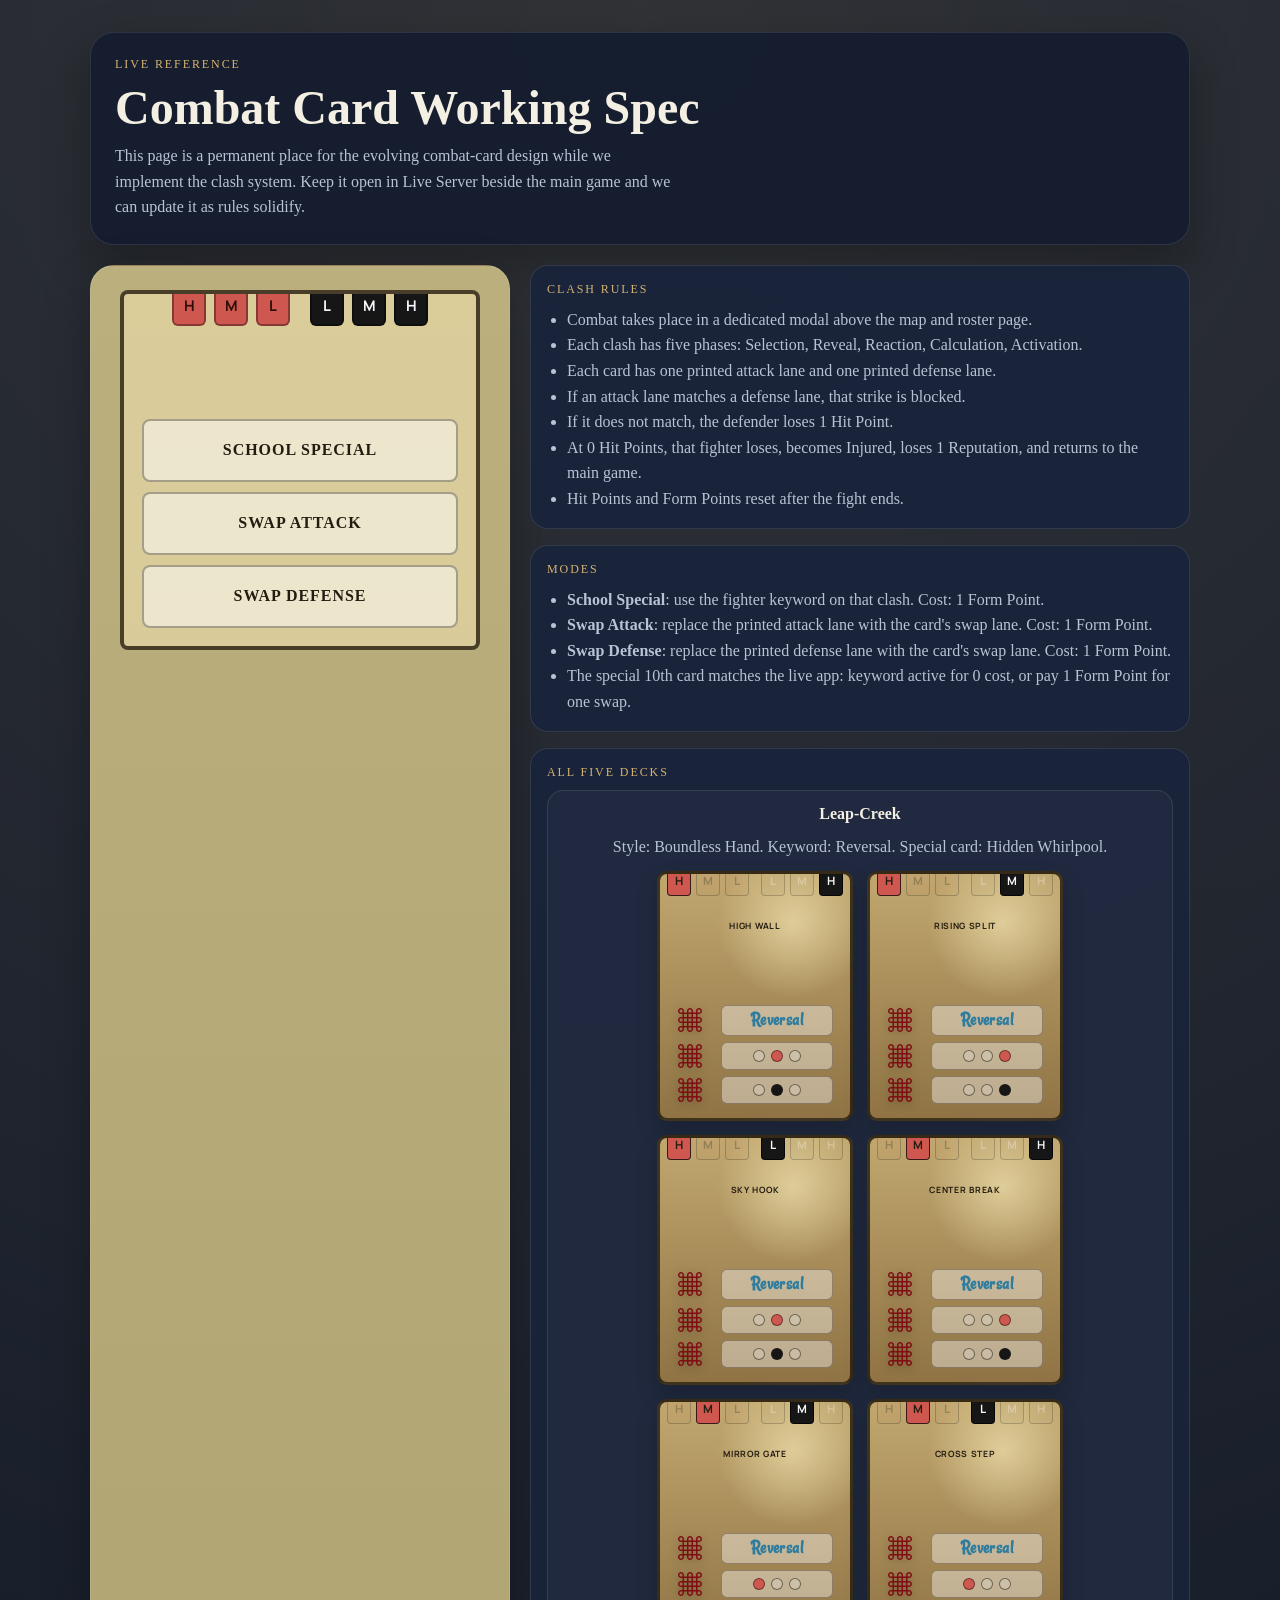
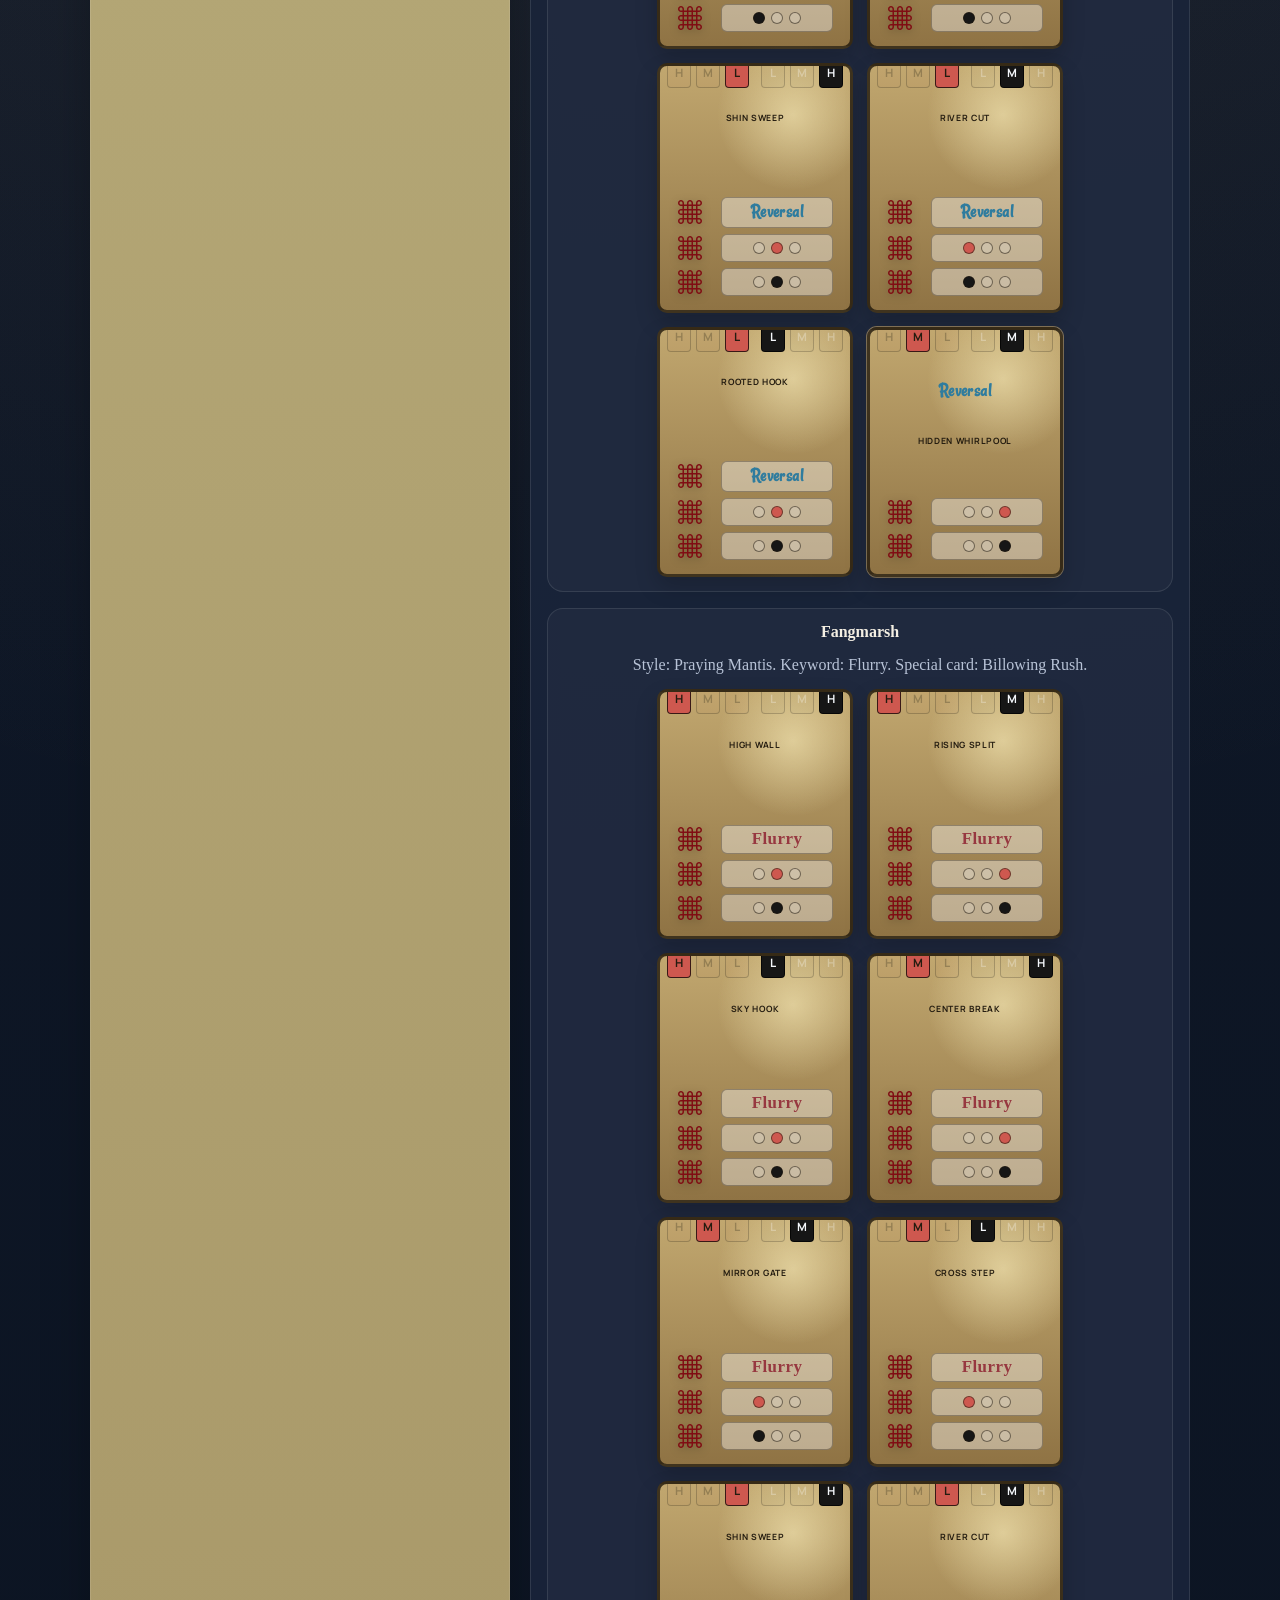
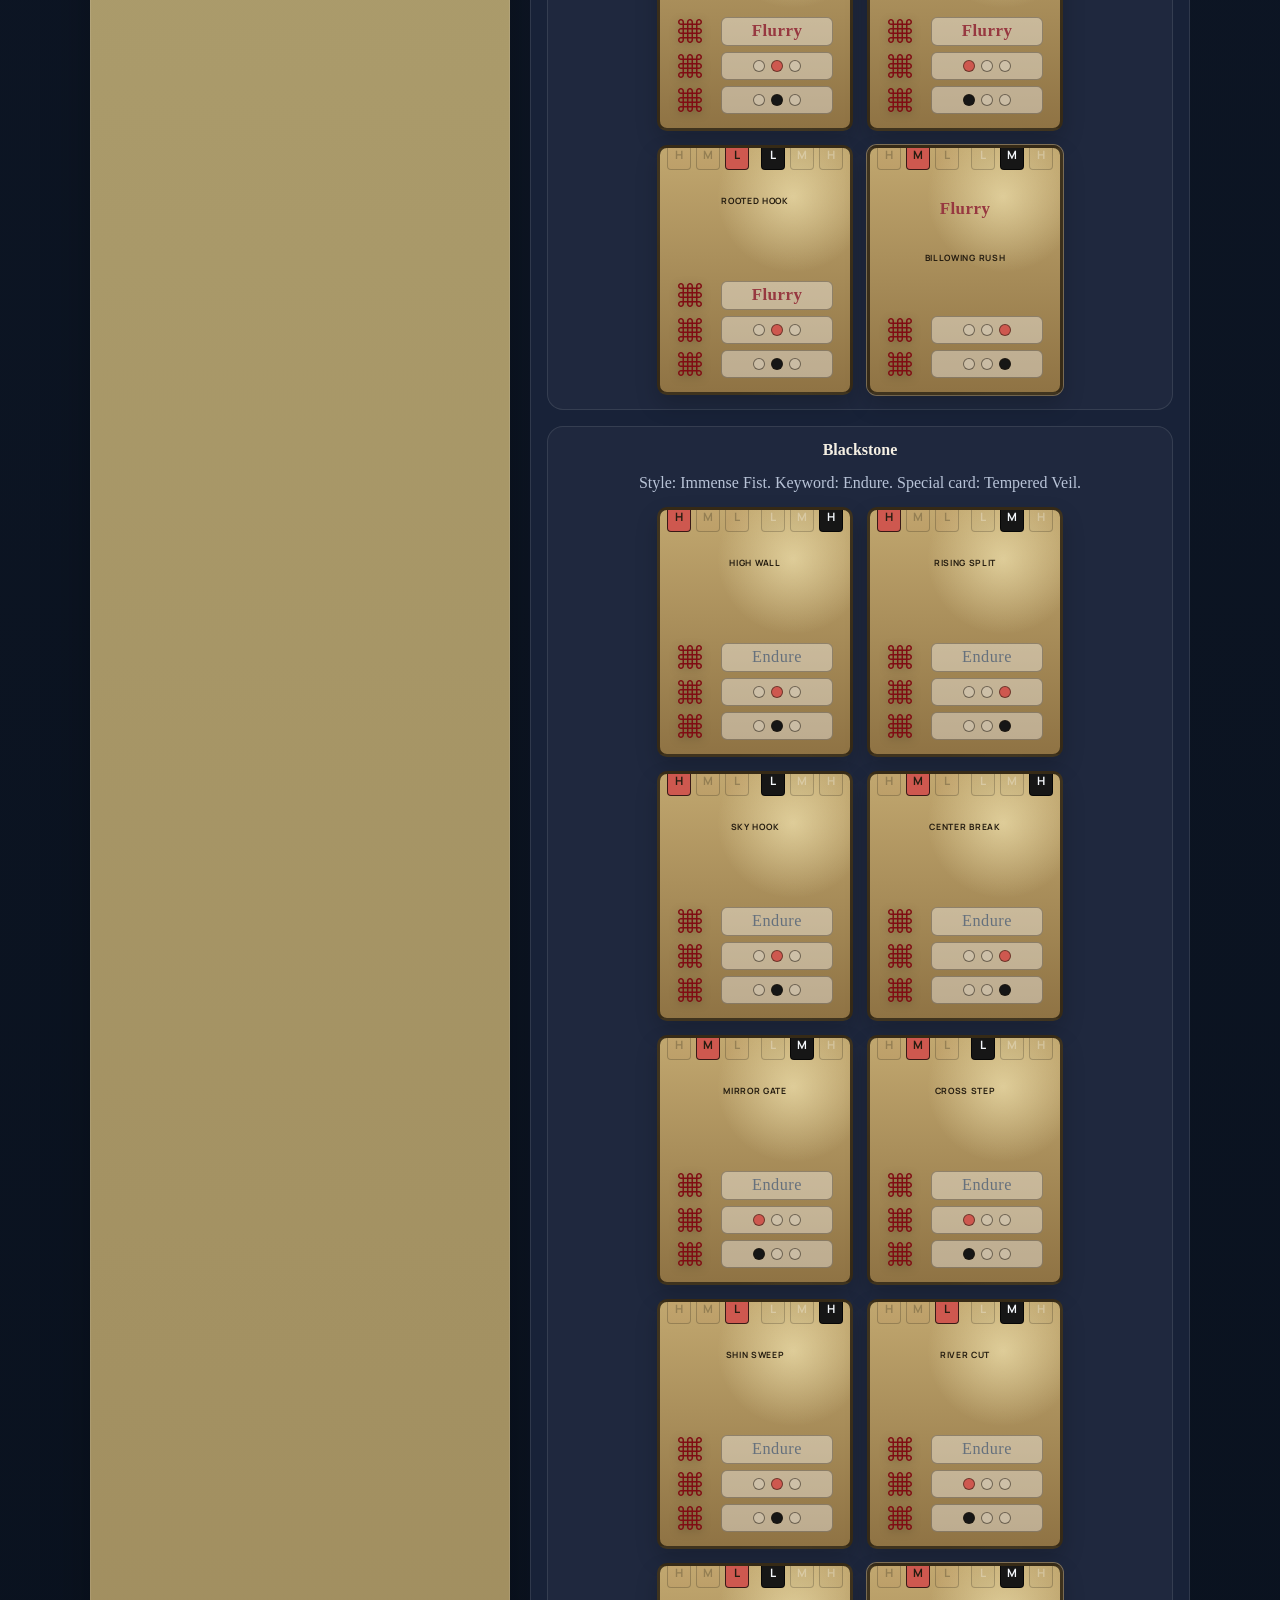
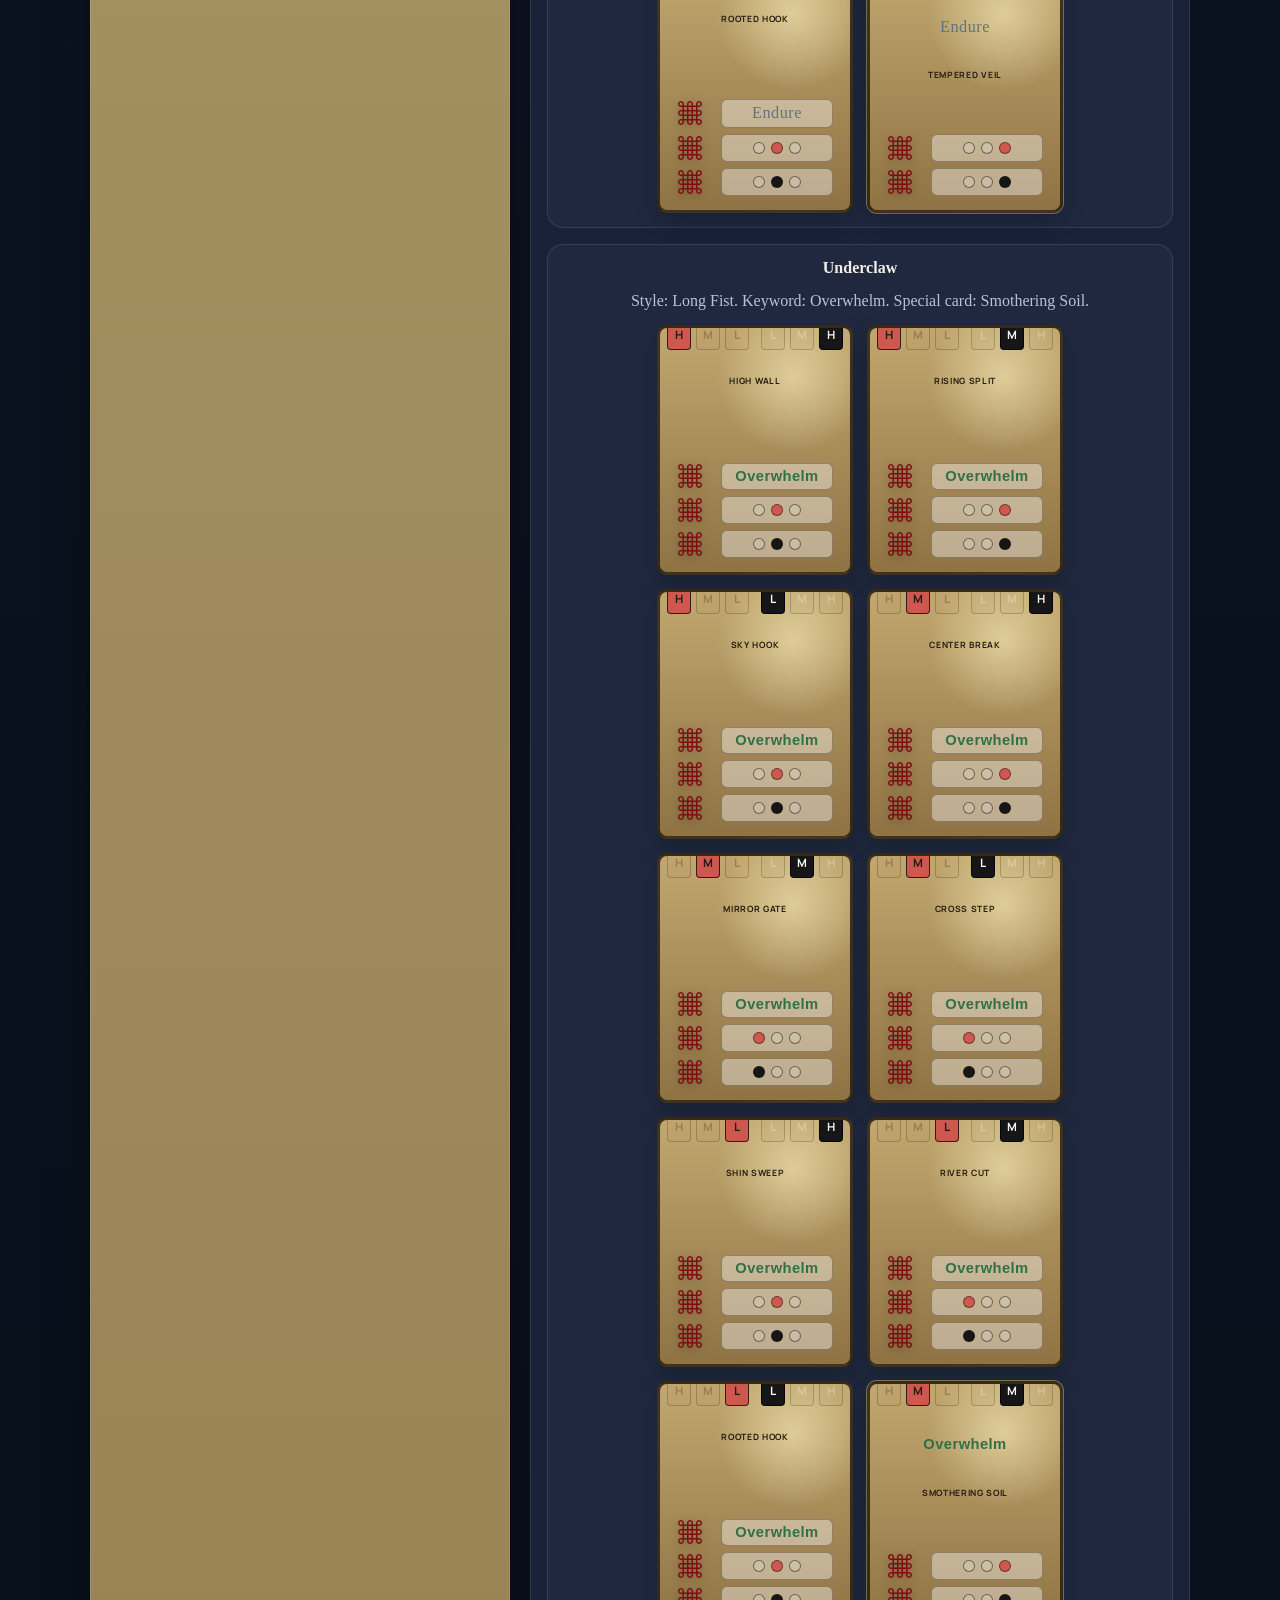
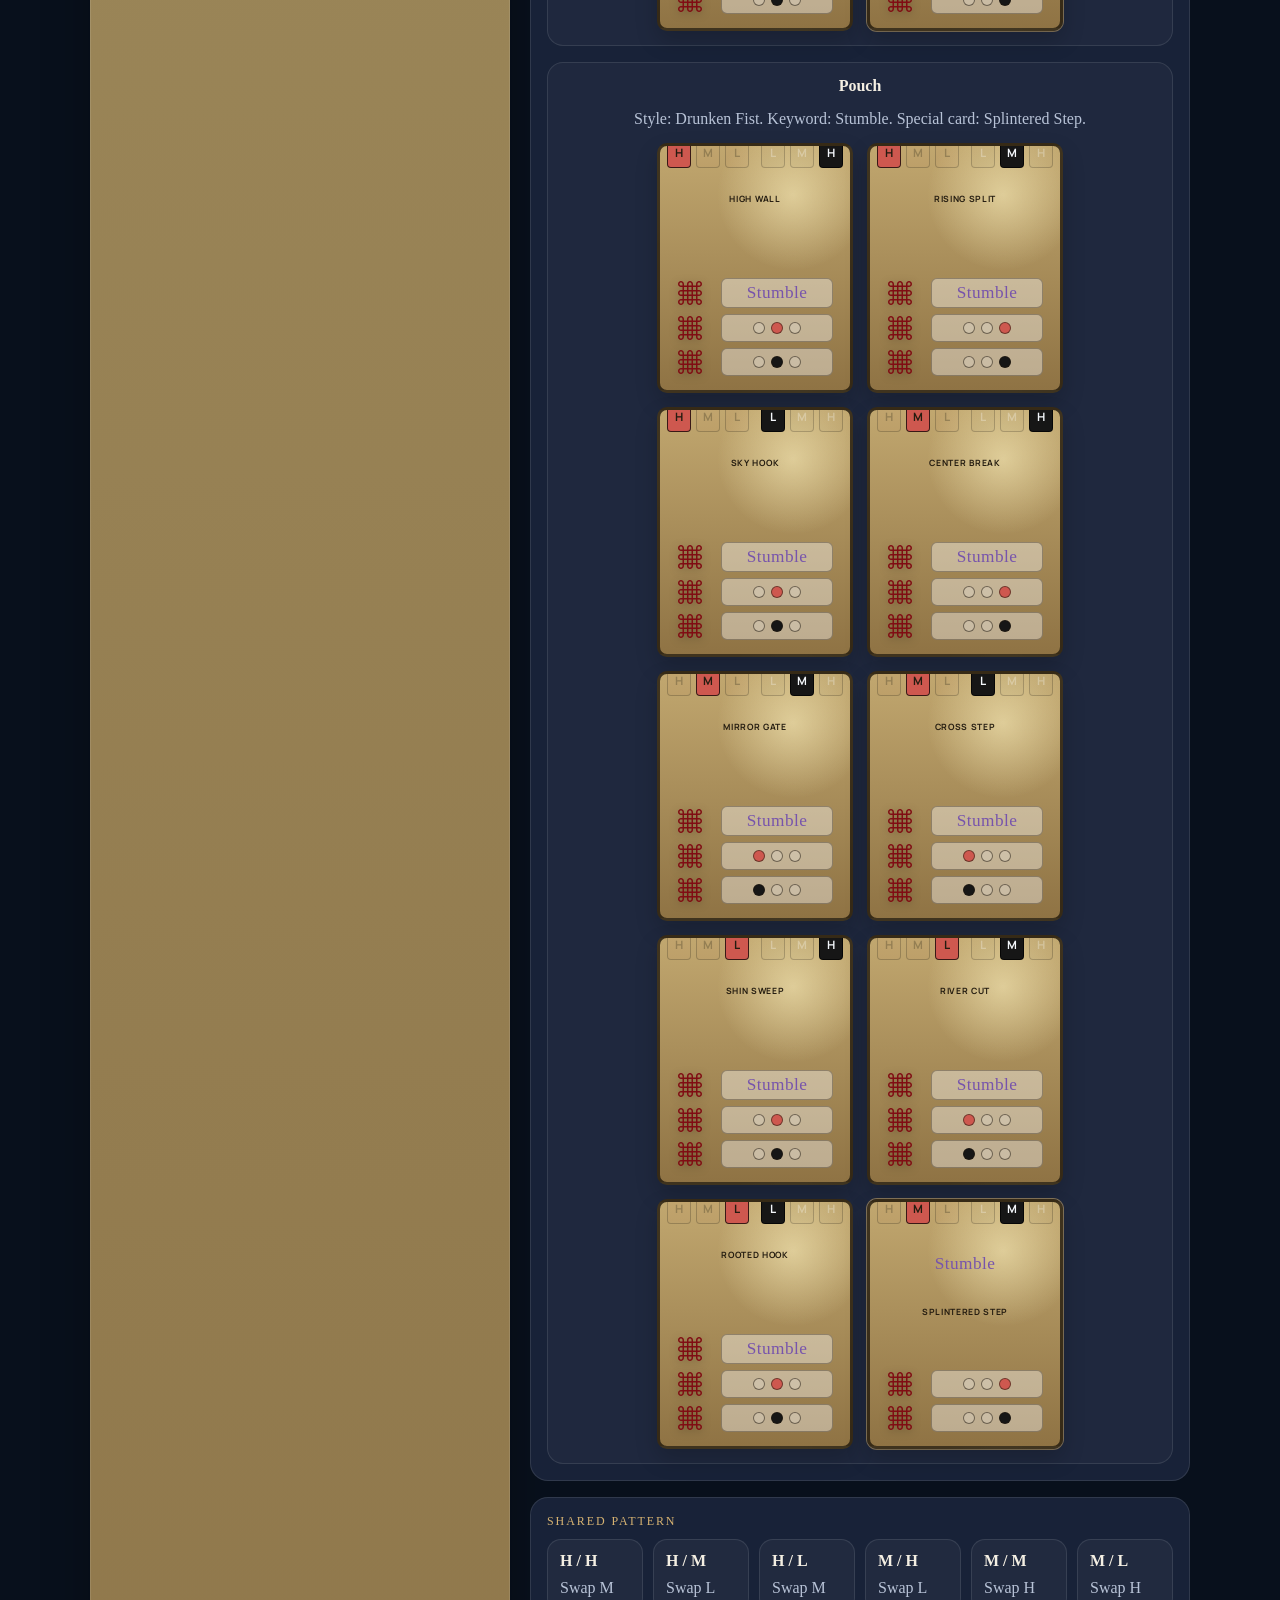
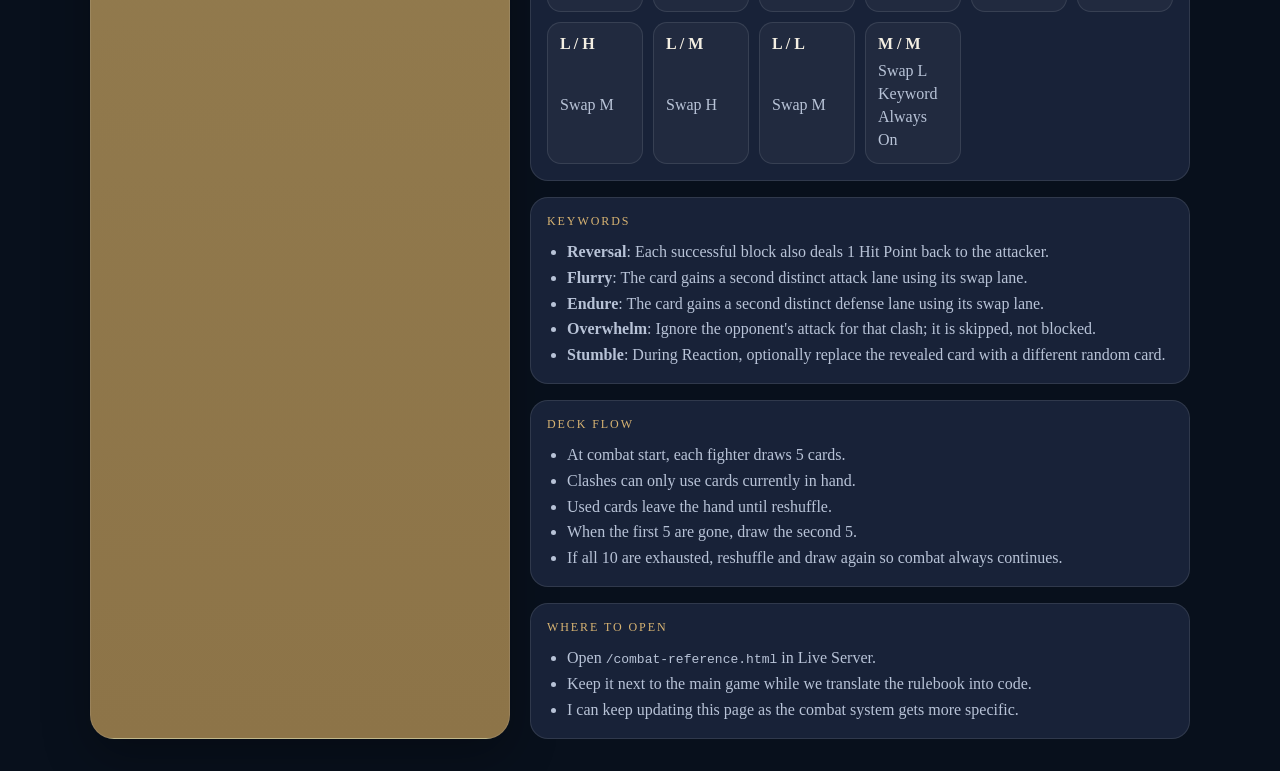
<file: combat-reference.html>
<!doctype html>
<html lang="en">
<head>
    <meta charset="UTF-8">
    <meta http-equiv="refresh" content="0; url=./Valley%20of%20the%20Silver%20Wolf/combat-reference.html">
    <meta name="viewport" content="width=device-width, initial-scale=1.0">
    <title>Combat Reference</title>
    <meta name="description" content="Redirecting to the canonical Valley of the Silver Wolf combat reference.">
</head>
<body>
    <p>
        Redirecting to
        <a href="./Valley%20of%20the%20Silver%20Wolf/combat-reference.html">the combat reference</a>.
    </p>
</body>
</html>
</file>
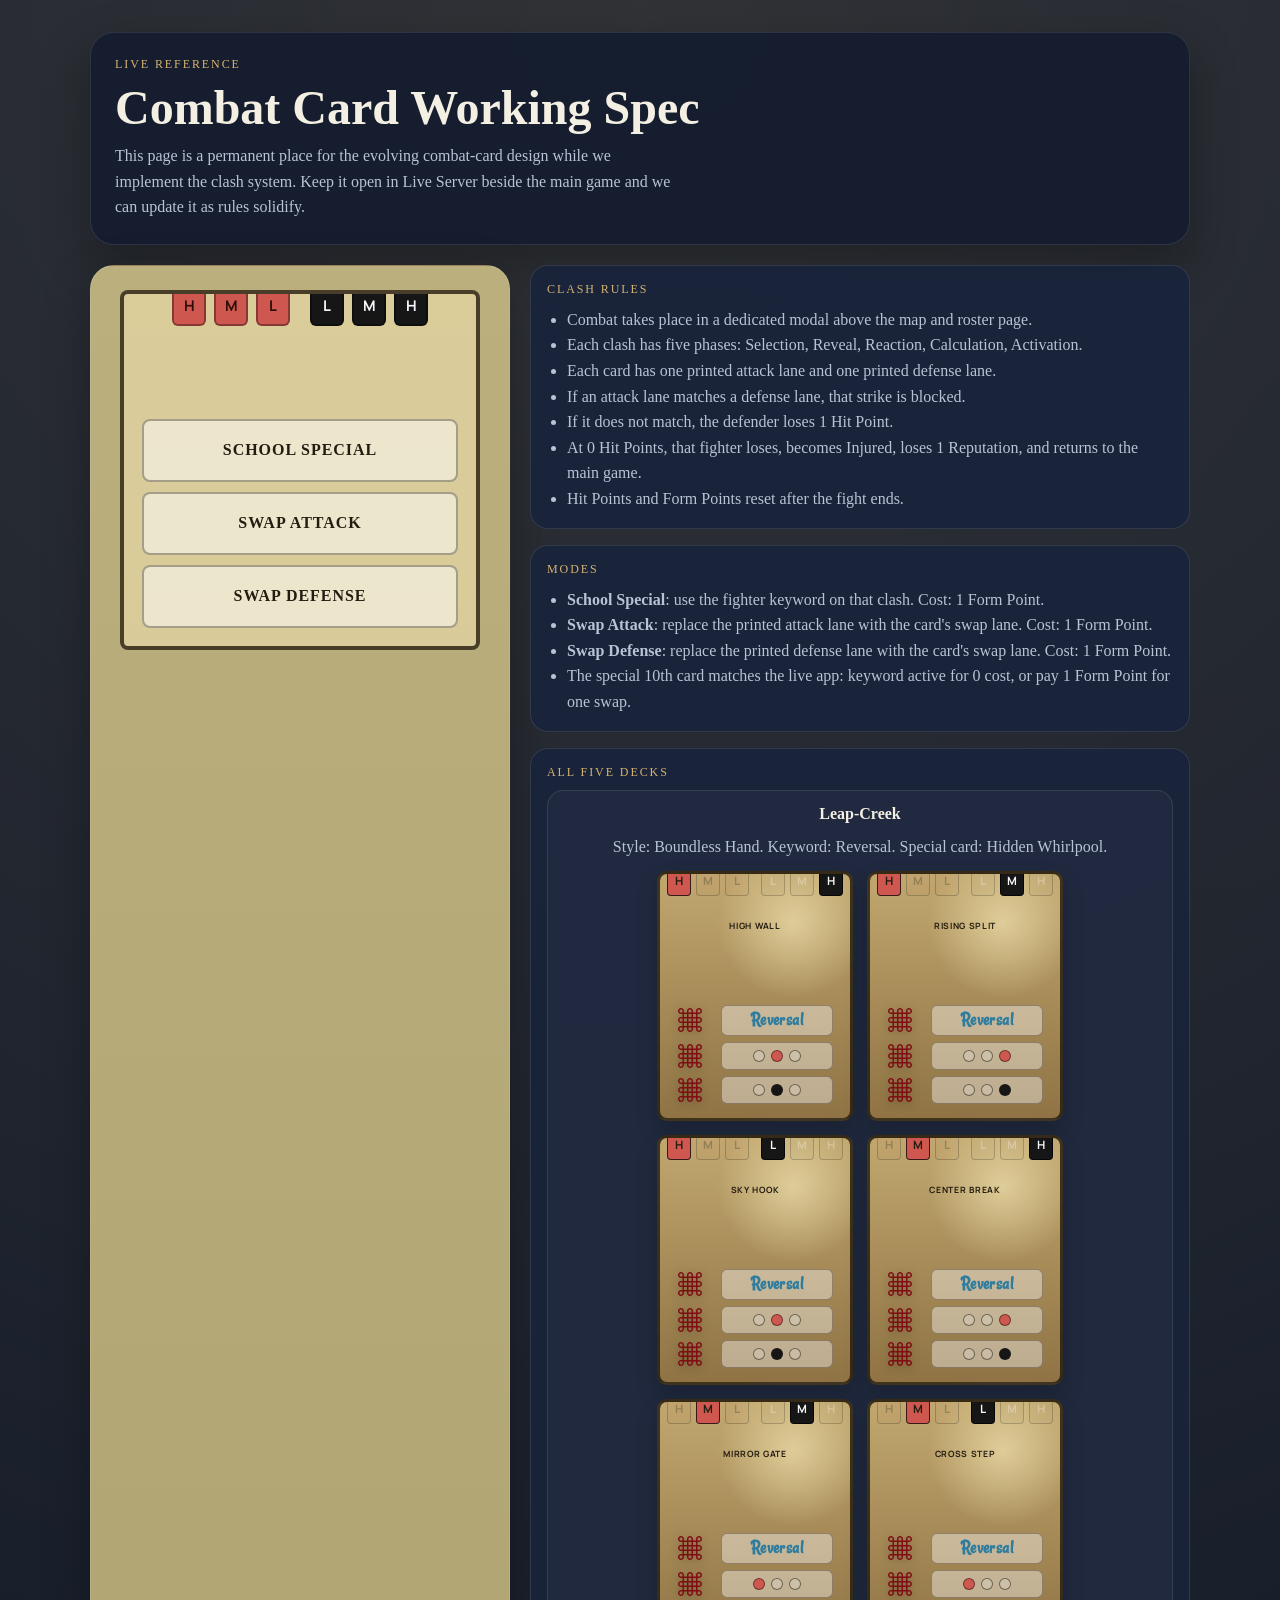
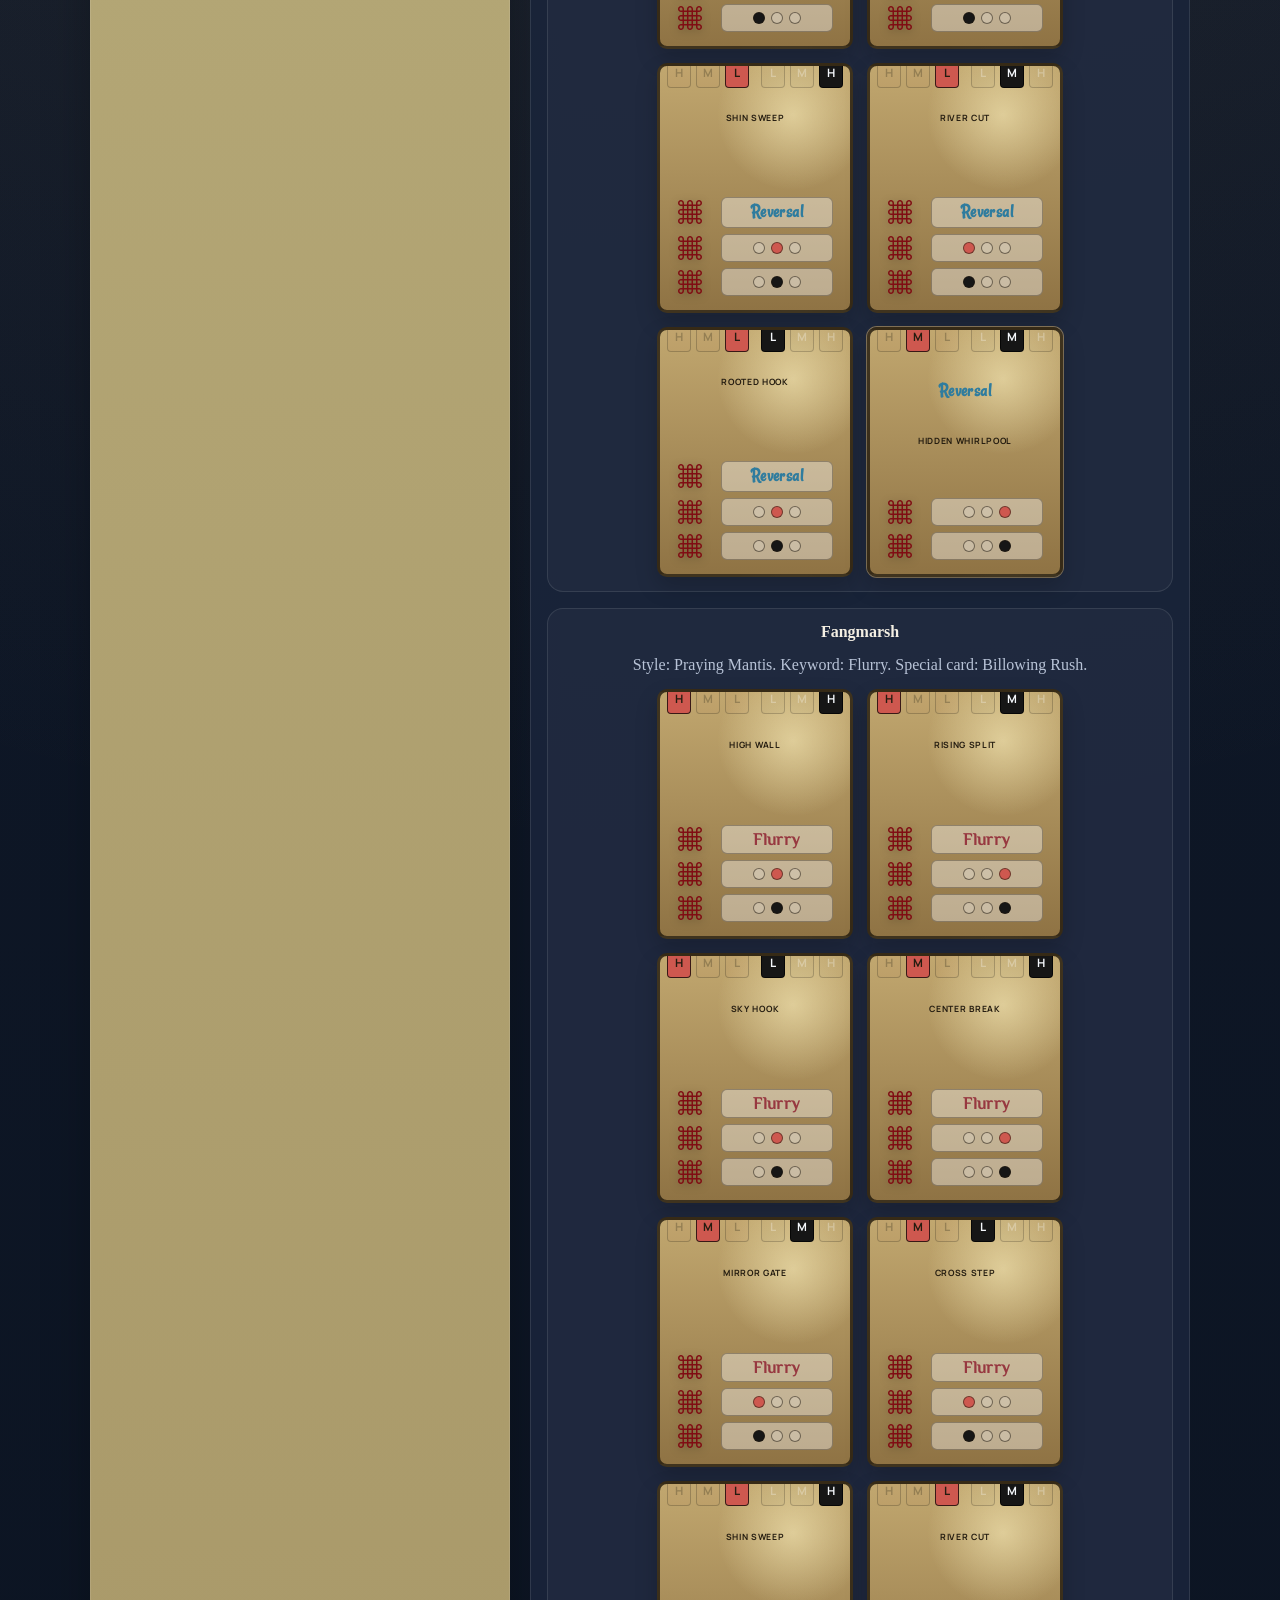
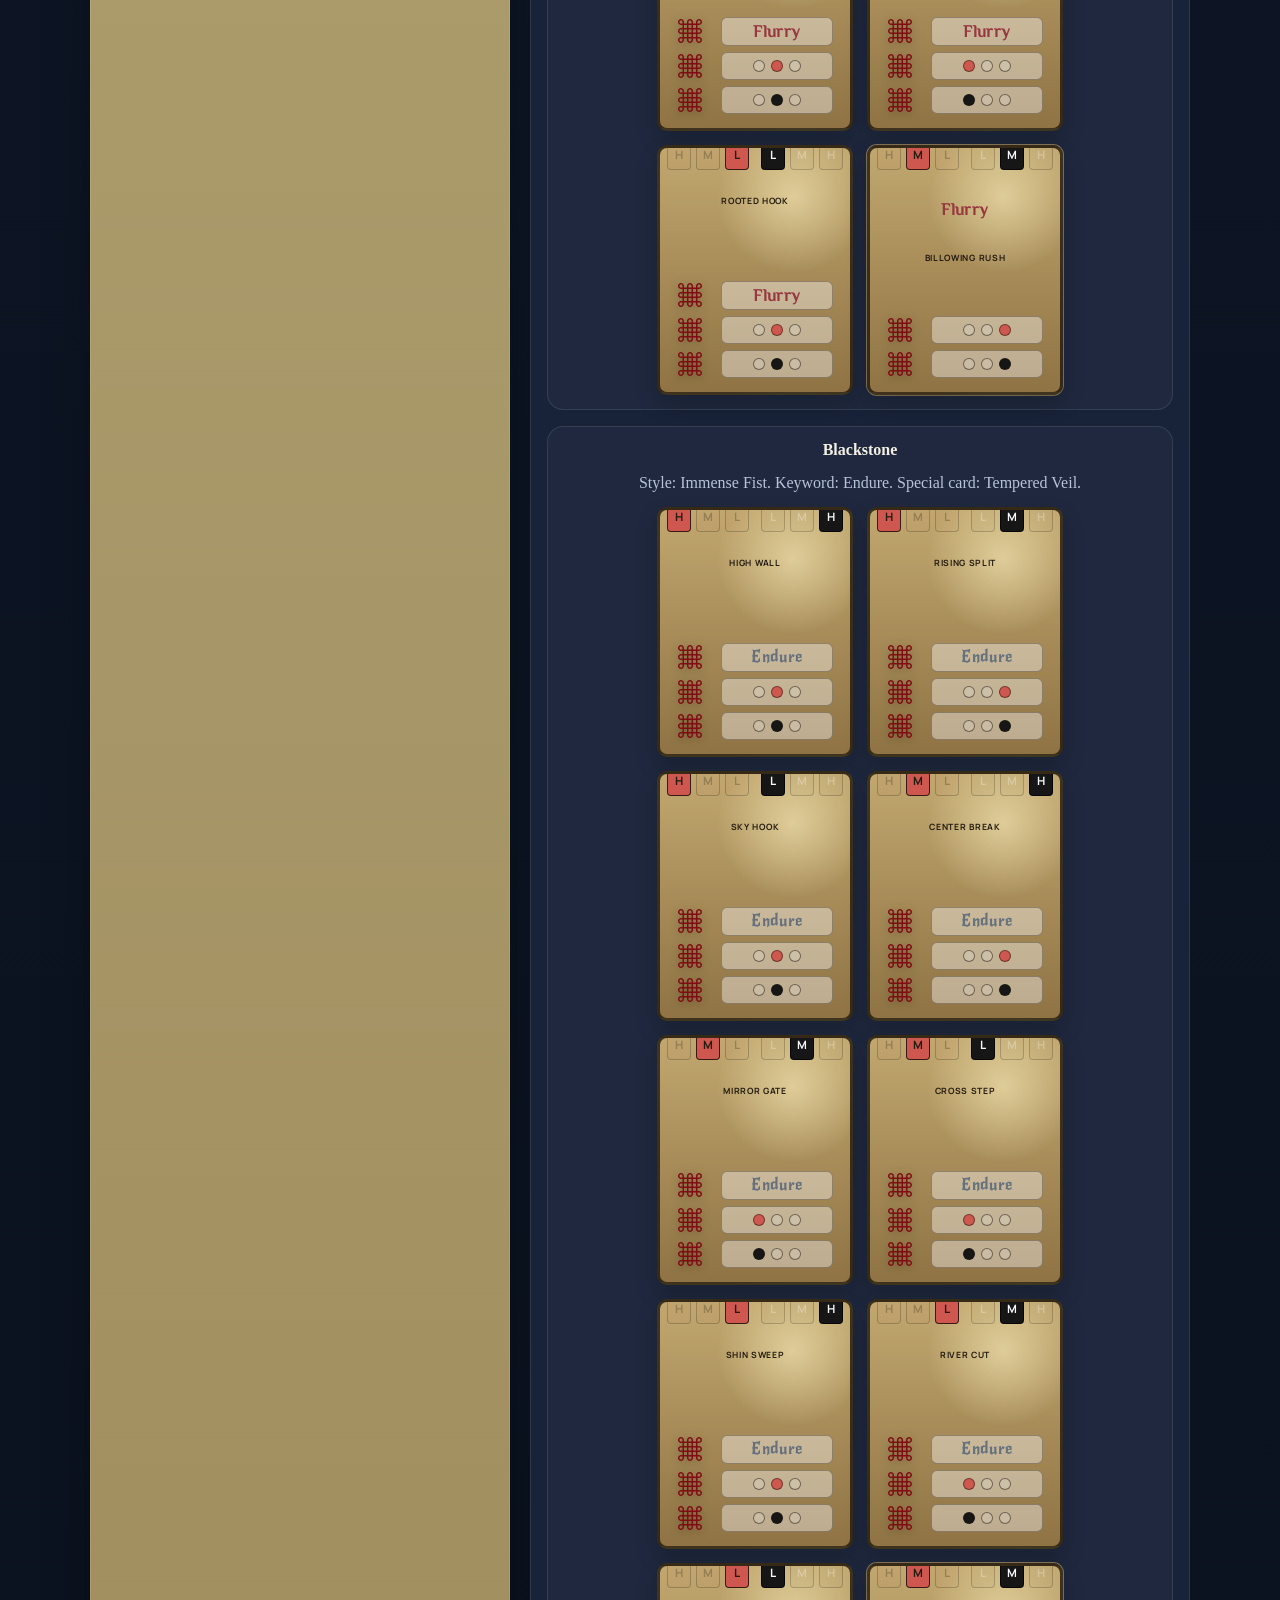
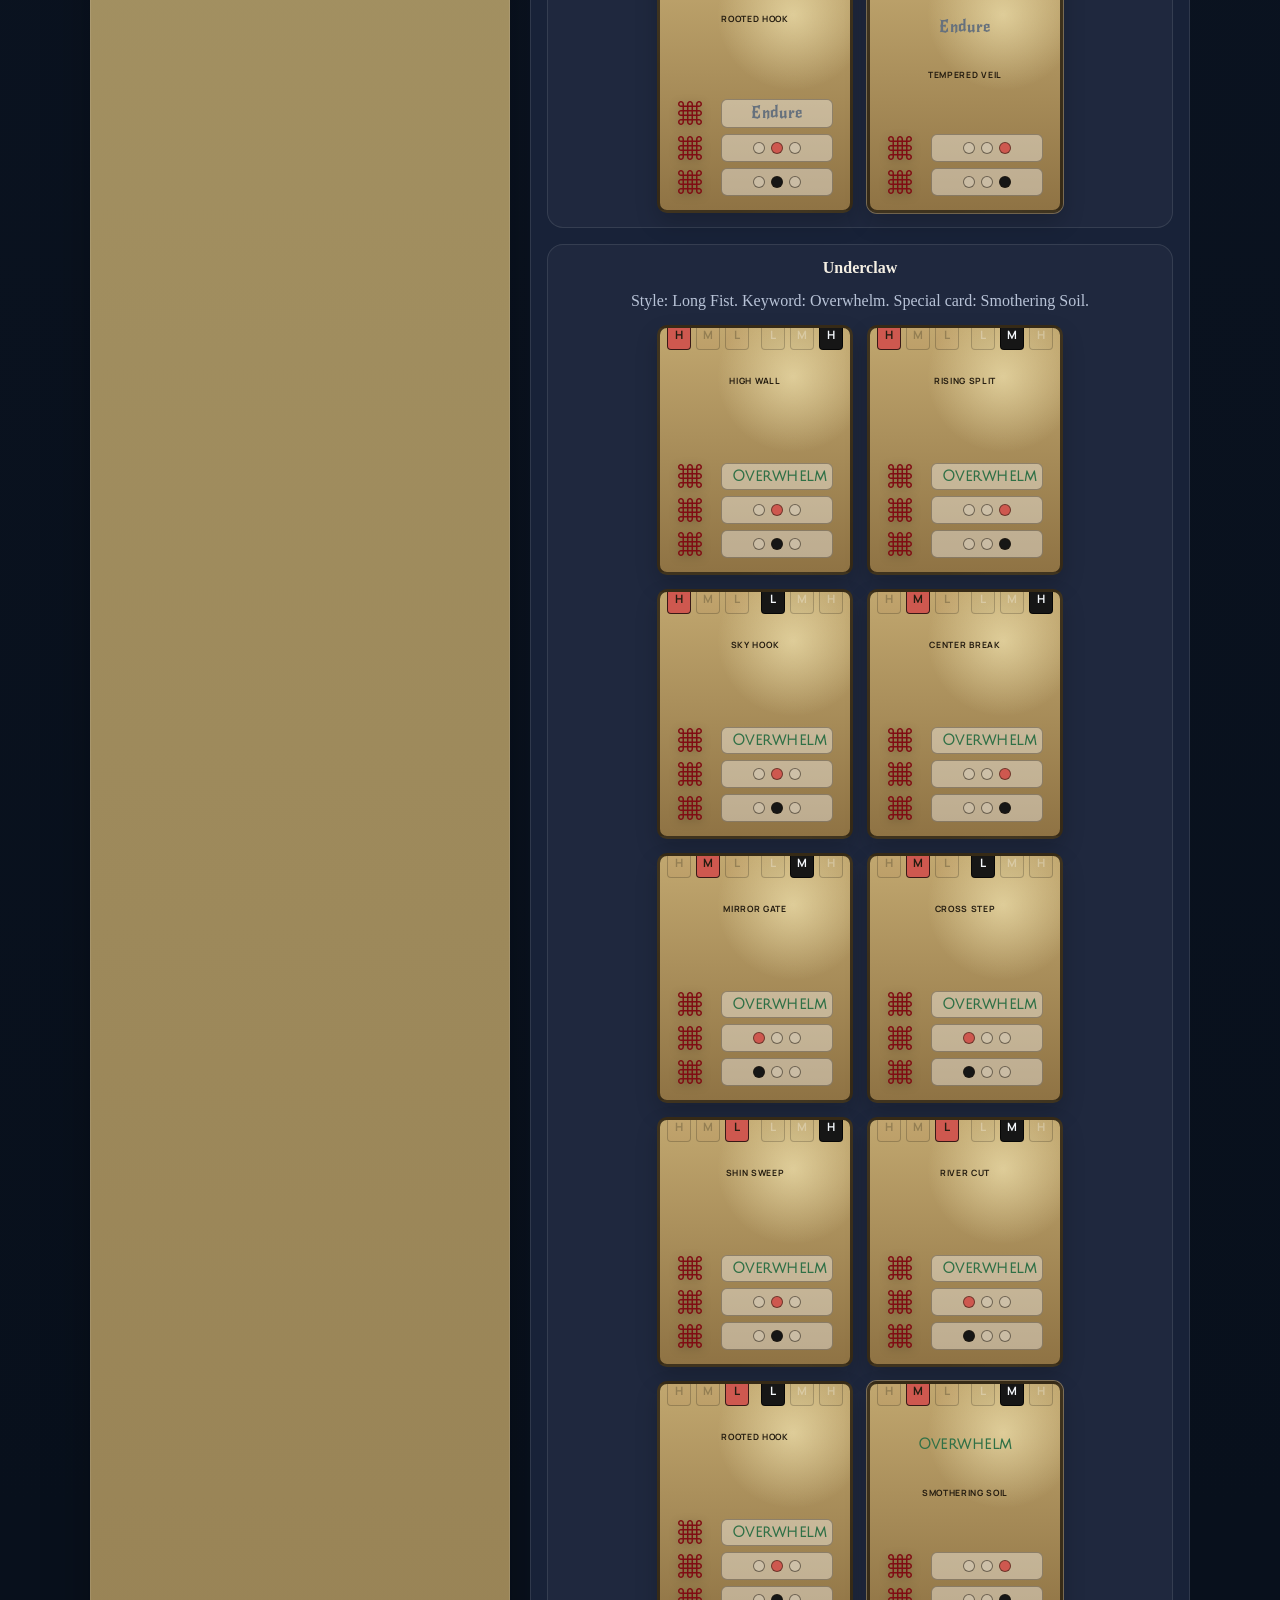
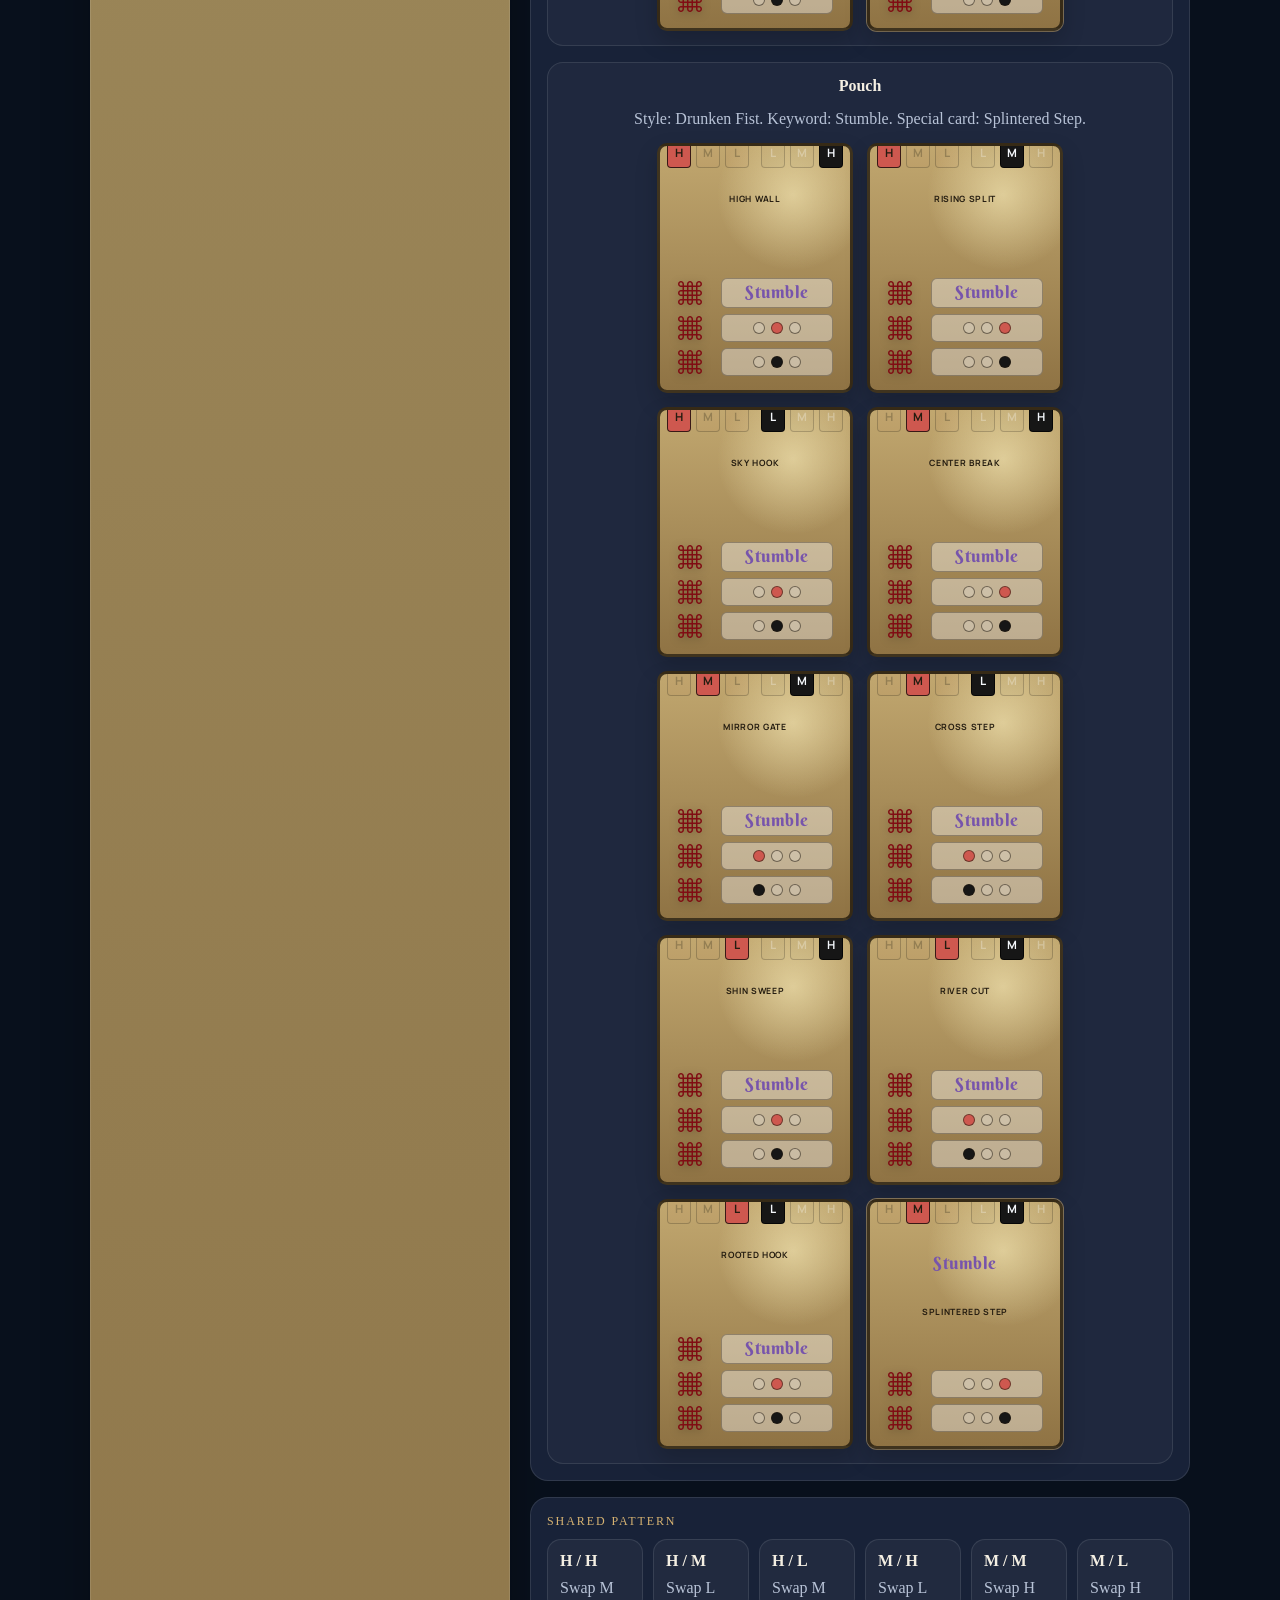
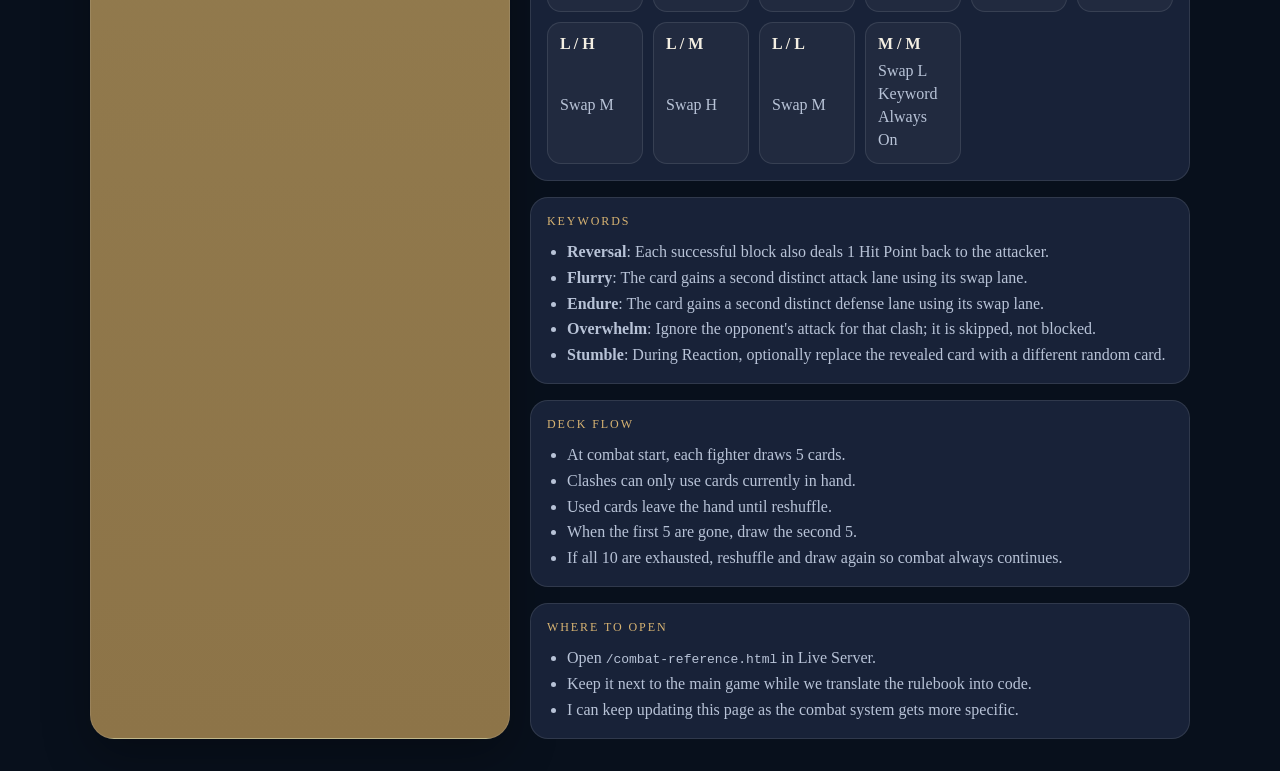
<file: Valley of the Silver Wolf/combat-reference.html>
<!doctype html>
<html lang="en">
<head>
    <meta charset="UTF-8">
    <meta name="viewport" content="width=device-width, initial-scale=1.0">
    <title>Combat Reference</title>
    <link rel="preconnect" href="https://fonts.googleapis.com">
    <link rel="preconnect" href="https://fonts.gstatic.com" crossorigin>
    <link href="https://fonts.googleapis.com/css2?family=Berkshire+Swash&family=Cinzel:wght@700;800&family=Julius+Sans+One&family=Lugrasimo&family=Major+Mono+Display&family=Manrope:wght@400;500;700&family=New+Rocker&family=Rancho&family=ZCOOL+XiaoWei&display=swap" rel="stylesheet">
    <style>
        :root {
            --bg: #0d1422;
            --panel: rgba(19, 28, 46, 0.9);
            --panel-strong: rgba(25, 36, 58, 0.96);
            --text: #f4efe3;
            --muted: #b8c3d7;
            --accent: #d7b372;
            --line: rgba(255, 255, 255, 0.1);
            --red: #ce584f;
            --gray: #737b8b;
        }

        * {
            box-sizing: border-box;
        }

        body {
            margin: 0;
            min-height: 100vh;
            font-family: Georgia, serif;
            color: var(--text);
            background:
                radial-gradient(circle at top, rgba(215, 179, 114, 0.16), transparent 28%),
                linear-gradient(180deg, #111a2b, #08101c 72%);
        }

        main {
            width: min(1100px, calc(100% - 32px));
            margin: 32px auto;
            display: grid;
            gap: 20px;
        }

        .panel {
            border: 1px solid var(--line);
            border-radius: 24px;
            background: var(--panel);
            box-shadow: 0 18px 48px rgba(0, 0, 0, 0.28);
            padding: 24px;
        }

        h1, h2, h3, p {
            margin: 0;
        }

        .kicker,
        .label {
            text-transform: uppercase;
            letter-spacing: 0.16em;
            font-size: 0.75rem;
            color: var(--accent);
        }

        .hero {
            display: grid;
            gap: 8px;
        }

        .hero h1 {
            font-size: clamp(2rem, 4vw, 3rem);
        }

        .hero p:last-child {
            max-width: 70ch;
            color: var(--muted);
            line-height: 1.6;
        }

        .layout {
            display: grid;
            grid-template-columns: minmax(320px, 420px) minmax(0, 1fr);
            gap: 20px;
        }

        .card-preview {
            background: linear-gradient(180deg, #baaf7d, #8d7448);
            color: #241c10;
        }

        .card-shell {
            border: 4px solid rgba(35, 26, 13, 0.8);
            background: rgba(245, 230, 179, 0.55);
            border-radius: 8px;
            padding: 0 18px 18px;
            display: grid;
            justify-items: center;
            gap: 18px;
            width: min(100%, 360px);
            min-height: 360px;
            margin: 0 auto;
            overflow: hidden;
        }

        .array-row {
            display: flex;
            justify-content: space-between;
            gap: 20px;
            margin-top: -10px;
        }

        .array-block {
            display: grid;
            gap: 10px;
            flex: 1 1 0;
        }

        .array-block:last-child {
            justify-items: end;
        }

        .array-slots {
            display: flex;
            gap: 8px;
        }

        .slot {
            width: 34px;
            height: 42px;
            border-radius: 6px;
            display: grid;
            place-items: center;
            font-family: "Manrope", Arial, sans-serif;
            font-size: 0.92rem;
            font-weight: 700;
            border: 2px solid rgba(0, 0, 0, 0.35);
        }

        .slot.attack {
            background: var(--red);
            color: #2d0d08;
        }

        .slot.defense {
            background: #161616;
            color: #f4f7fb;
        }

        .deck-grid {
            display: grid;
            grid-template-columns: repeat(auto-fit, minmax(96px, 1fr));
            gap: 10px;
        }

        .deck-card {
            border-radius: 14px;
            border: 1px solid var(--line);
            background: rgba(255, 255, 255, 0.04);
            padding: 12px;
            display: grid;
            gap: 6px;
        }

        .deck-card strong {
            color: var(--text);
        }

        .deck-card p {
            color: var(--muted);
            line-height: 1.45;
        }

        .deck-gallery {
            display: grid;
            gap: 16px;
        }

        .deck-sheet {
            display: grid;
            gap: 12px;
            padding: 14px;
            border-radius: 16px;
            background: rgba(255, 255, 255, 0.03);
            border: 1px solid var(--line);
        }

        .deck-sheet h3 {
            text-align: center;
            font-size: 1rem;
        }

        .deck-sheet p {
            text-align: center;
            color: var(--muted);
            line-height: 1.5;
        }

        .reference-card-grid {
            display: grid;
            grid-template-columns: repeat(auto-fill, 196px);
            justify-content: center;
            gap: 14px;
        }

        .reference-mini-card {
            border: 3px solid rgba(35, 26, 13, 0.82);
            border-radius: 10px;
            background:
                radial-gradient(circle at 70% 20%, rgba(255, 244, 194, 0.55), transparent 32%),
                linear-gradient(180deg, #c1a76f, #8f7344);
            color: #241c10;
            padding: 0 14px 14px;
            display: grid;
            gap: 10px;
            min-height: 250px;
            width: 196px;
            overflow: hidden;
            box-shadow: 0 10px 22px rgba(0, 0, 0, 0.18);
        }

        .reference-mini-card.is-special {
            box-shadow:
                0 10px 22px rgba(0, 0, 0, 0.18),
                0 0 0 1px rgba(215, 179, 114, 0.55);
        }

        .reference-mini-header {
            display: flex;
            justify-content: center;
            gap: 12px;
            margin-top: -8px;
            width: 100%;
            max-width: 156px;
            margin-left: auto;
            margin-right: auto;
        }

        .reference-mini-array {
            display: grid;
            gap: 6px;
            flex: 1 1 0;
        }

        .reference-mini-array:last-child {
            justify-items: start;
        }

        .reference-mini-slots {
            display: flex;
            gap: 5px;
        }

        .reference-mini-slot {
            width: 24px;
            height: 30px;
            border-radius: 4px;
            display: grid;
            place-items: center;
            font-family: "Manrope", Arial, sans-serif;
            font-size: 0.72rem;
            font-weight: 700;
            opacity: 0.28;
            border: 1px solid rgba(0, 0, 0, 0.72);
        }

        .reference-mini-slot.attack {
            background: rgba(206, 88, 79, 0.08);
        }

        .reference-mini-slot.attack.is-filled {
            background: #ce584f;
            opacity: 1;
        }

        .reference-mini-slot.defense {
            background: rgba(22, 22, 22, 0.08);
            color: #f4f7fb;
        }

        .reference-mini-slot.defense.is-filled {
            background: #161616;
            opacity: 1;
        }

        .reference-mini-body {
            display: grid;
            gap: 6px;
            align-content: start;
            text-align: center;
            width: 100%;
            max-width: 156px;
            margin: 0 auto;
        }

        .reference-mini-name-row {
            width: 100%;
            max-width: 156px;
            margin: -2px auto 0;
            text-align: center;
        }

        .reference-mini-keyword-row {
            width: 100%;
            max-width: 156px;
            margin: -2px auto 0;
        }

        .reference-mini-name {
            font-size: 0.54rem;
            font-weight: 700;
            font-family: "Manrope", Arial, sans-serif !important;
            letter-spacing: 0.08em;
            line-height: 1.2;
            text-transform: uppercase;
        }

        .reference-mini-modes {
            display: grid;
            gap: 6px;
            margin-top: auto;
            width: 100%;
            max-width: 156px;
            margin-left: auto;
            margin-right: auto;
            align-items: end;
        }

        .reference-mini-mode {
            position: relative;
            border: 1px solid rgba(31, 23, 12, 0.34);
            border-radius: 6px;
            background: rgba(255, 255, 255, 0.4);
            padding: 7px 10px;
            text-align: center;
            font-size: 0.69rem;
            line-height: 1.3;
            text-transform: uppercase;
            letter-spacing: 0.04em;
        }

        .reference-mini-mode.has-cost {
            width: calc(100% - 44px);
            margin-left: auto;
        }

        .reference-mini-mode.has-keyword {
            text-transform: none;
            display: flex;
            align-items: center;
            justify-content: center;
            padding-top: 5px;
            padding-bottom: 5px;
        }

        .reference-mini-mode.is-baked-keyword {
            border: none;
            background: transparent;
            padding: 2px 0 4px;
            width: 100%;
            text-align: center;
            box-shadow: none;
        }

        .reference-mini-mode strong {
            display: block;
            width: 100%;
            font-size: 1rem;
            line-height: 1;
        }

        .reference-mini-cost-icon {
            position: absolute;
            left: -44px;
            top: 50%;
            width: 24px;
            height: 24px;
            transform: translateY(-50%);
            object-fit: contain;
            filter: drop-shadow(0 2px 4px rgba(0, 0, 0, 0.25));
        }

        .reference-mini-mode strong.is-keyword-reversal {
            font-family: "Rancho", cursive;
            font-size: 1.18rem;
            color: #2f7c9e;
        }

        .reference-mini-mode strong.is-keyword-overwhelm {
            font-family: "Julius Sans One", sans-serif;
            font-size: 0.92rem;
            color: #2f7046;
        }

        .reference-mini-mode strong.is-keyword-flurry {
            font-family: "ZCOOL XiaoWei", serif;
            font-size: 1.06rem;
            color: #973840;
        }

        .reference-mini-mode strong.is-keyword-endure {
            font-family: "New Rocker", serif;
            font-weight: 400;
            font-size: 1.02rem;
            color: #66717d;
        }

        .reference-mini-mode strong.is-keyword-stumble {
            font-family: "Berkshire Swash", cursive;
            font-weight: 400;
            font-size: 1.08rem;
            color: #7754ac;
        }

        .reference-mini-dots {
            display: flex;
            justify-content: center;
            gap: 6px;
        }

        .reference-mini-dot {
            width: 12px;
            height: 12px;
            border-radius: 999px;
            border: 1px solid rgba(31, 23, 12, 0.55);
            background: rgba(255, 255, 255, 0.18);
        }

        .reference-mini-dot.attack.is-filled {
            background: #ce584f;
        }

        .reference-mini-dot.defense.is-filled {
            background: #161616;
        }

        .modes {
            display: grid;
            gap: 10px;
            width: 100%;
        }

        .mode {
            display: grid;
            align-items: center;
            gap: 10px;
            padding: 8px 10px;
            background: rgba(255, 255, 255, 0.5);
            border: 2px solid rgba(31, 23, 12, 0.35);
            border-radius: 8px;
            text-align: center;
        }

        .mode-label {
            text-transform: uppercase;
            letter-spacing: 0.06em;
            font-weight: 700;
        }

        .notes {
            display: grid;
            gap: 16px;
        }

        .section {
            display: grid;
            gap: 10px;
            padding: 16px;
            border-radius: 18px;
            background: var(--panel-strong);
            border: 1px solid var(--line);
        }

        ul {
            margin: 0;
            padding-left: 20px;
            color: var(--muted);
            line-height: 1.6;
        }

        .todo {
            color: #f0d9ab;
        }

        @media (max-width: 900px) {
            .layout {
                grid-template-columns: 1fr;
            }
        }
    </style>
</head>
<body>
    <main>
        <section class="panel hero">
            <p class="kicker">Live Reference</p>
            <h1>Combat Card Working Spec</h1>
            <p>This page is a permanent place for the evolving combat-card design while we implement the clash system. Keep it open in Live Server beside the main game and we can update it as rules solidify.</p>
        </section>

        <section class="layout">
            <article class="panel card-preview">
                <div class="card-shell">
                    <div class="array-row">
                        <div class="array-block">
                            <div class="array-slots">
                                <div class="slot attack">H</div>
                                <div class="slot attack">M</div>
                                <div class="slot attack">L</div>
                            </div>
                        </div>
                        <div class="array-block">
                            <div class="array-slots">
                                <div class="slot defense">L</div>
                                <div class="slot defense">M</div>
                                <div class="slot defense">H</div>
                            </div>
                        </div>
                    </div>

                    <div class="modes">
                        <div class="mode">
                            <div class="mode-label">School Special</div>
                        </div>
                        <div class="mode">
                            <div class="mode-label">Swap Attack</div>
                        </div>
                        <div class="mode">
                            <div class="mode-label">Swap Defense</div>
                        </div>
                    </div>
                </div>
            </article>

            <div class="notes">
                <section class="section">
                    <p class="label">Clash Rules</p>
                    <ul>
                        <li>Combat takes place in a dedicated modal above the map and roster page.</li>
                        <li>Each clash has five phases: Selection, Reveal, Reaction, Calculation, Activation.</li>
                        <li>Each card has one printed attack lane and one printed defense lane.</li>
                        <li>If an attack lane matches a defense lane, that strike is blocked.</li>
                        <li>If it does not match, the defender loses 1 Hit Point.</li>
                        <li>At 0 Hit Points, that fighter loses, becomes Injured, loses 1 Reputation, and returns to the main game.</li>
                        <li>Hit Points and Form Points reset after the fight ends.</li>
                    </ul>
                </section>

                <section class="section">
                    <p class="label">Modes</p>
                    <ul>
                        <li><strong>School Special</strong>: use the fighter keyword on that clash. Cost: 1 Form Point.</li>
                        <li><strong>Swap Attack</strong>: replace the printed attack lane with the card's swap lane. Cost: 1 Form Point.</li>
                        <li><strong>Swap Defense</strong>: replace the printed defense lane with the card's swap lane. Cost: 1 Form Point.</li>
                        <li>The special 10th card matches the live app: keyword active for 0 cost, or pay 1 Form Point for one swap.</li>
                    </ul>
                </section>

                <section class="section">
                    <p class="label">All Five Decks</p>
                    <div id="deck-gallery" class="deck-gallery"></div>
                </section>

                <section class="section">
                    <p class="label">Shared Pattern</p>
                    <div id="shared-pattern-grid" class="deck-grid"></div>
                </section>

                <section class="section">
                    <p class="label">Keywords</p>
                    <ul id="keywords-list"></ul>
                </section>

                <section class="section">
                    <p class="label">Deck Flow</p>
                    <ul>
                        <li>At combat start, each fighter draws 5 cards.</li>
                        <li>Clashes can only use cards currently in hand.</li>
                        <li>Used cards leave the hand until reshuffle.</li>
                        <li>When the first 5 are gone, draw the second 5.</li>
                        <li>If all 10 are exhausted, reshuffle and draw again so combat always continues.</li>
                    </ul>
                </section>

                <section class="section">
                    <p class="label">Where To Open</p>
                    <ul>
                        <li>Open <code>/combat-reference.html</code> in Live Server.</li>
                        <li>Keep it next to the main game while we translate the rulebook into code.</li>
                        <li>I can keep updating this page as the combat system gets more specific.</li>
                    </ul>
                </section>
            </div>
        </section>
    </main>
    <script>
        const laneLabel = { high: "H", middle: "M", low: "L" };
        const fighterStyleCopy = {
            "Leap-Creek": { style: "Boundless Hand", keyword: "Reversal" },
            Fangmarsh: { style: "Praying Mantis", keyword: "Flurry" },
            Blackstone: { style: "Immense Fist", keyword: "Endure" },
            Underclaw: { style: "Long Fist", keyword: "Overwhelm" },
            Pouch: { style: "Drunken Fist", keyword: "Stumble" },
        };
        const keywordRules = {
            Reversal: "Each successful block also deals 1 Hit Point back to the attacker.",
            Flurry: "The card gains a second distinct attack lane using its swap lane.",
            Endure: "The card gains a second distinct defense lane using its swap lane.",
            Overwhelm: "Ignore the opponent's attack for that clash; it is skipped, not blocked.",
            Stumble: "During Reaction, optionally replace the revealed card with a different random card.",
        };
        const baseCards = [
            { id: "shared-hh", title: "High Wall", attack: "high", defense: "high", swapLane: "middle", isSpecial: false },
            { id: "shared-hm", title: "Rising Split", attack: "high", defense: "middle", swapLane: "low", isSpecial: false },
            { id: "shared-hl", title: "Sky Hook", attack: "high", defense: "low", swapLane: "middle", isSpecial: false },
            { id: "shared-mh", title: "Center Break", attack: "middle", defense: "high", swapLane: "low", isSpecial: false },
            { id: "shared-mm", title: "Mirror Gate", attack: "middle", defense: "middle", swapLane: "high", isSpecial: false },
            { id: "shared-ml", title: "Cross Step", attack: "middle", defense: "low", swapLane: "high", isSpecial: false },
            { id: "shared-lh", title: "Shin Sweep", attack: "low", defense: "high", swapLane: "middle", isSpecial: false },
            { id: "shared-lm", title: "River Cut", attack: "low", defense: "middle", swapLane: "high", isSpecial: false },
            { id: "shared-ll", title: "Rooted Hook", attack: "low", defense: "low", swapLane: "middle", isSpecial: false },
        ];
        const combatDeckLibrary = {
            "Leap-Creek": baseCards.concat({ id: "special-mm-leap-creek", title: "Hidden Whirlpool", attack: "middle", defense: "middle", swapLane: "low", isSpecial: true }),
            Fangmarsh: baseCards.concat({ id: "special-mm-fangmarsh", title: "Billowing Rush", attack: "middle", defense: "middle", swapLane: "low", isSpecial: true }),
            Blackstone: baseCards.concat({ id: "special-mm-blackstone", title: "Tempered Veil", attack: "middle", defense: "middle", swapLane: "low", isSpecial: true }),
            Underclaw: baseCards.concat({ id: "special-mm-underclaw", title: "Smothering Soil", attack: "middle", defense: "middle", swapLane: "low", isSpecial: true }),
            Pouch: baseCards.concat({ id: "special-mm-pouch", title: "Splintered Step", attack: "middle", defense: "middle", swapLane: "low", isSpecial: true }),
        };
        const decks = Object.entries(fighterStyleCopy).map(([fighter, details]) => ({
            fighter,
            style: details.style,
            keyword: details.keyword,
            cards: combatDeckLibrary[fighter],
            special: combatDeckLibrary[fighter][combatDeckLibrary[fighter].length - 1].title,
        }));
        const COST_ICON_SRC = "src/images/chinese-knot-svgrepo-com.svg";

        function renderSlots(type, order, filledLane) {
            return `
                <div class="reference-mini-array">
                    <div class="reference-mini-slots">
                        ${order.map((lane) => `
                            <div class="reference-mini-slot ${type}${lane === filledLane ? " is-filled" : ""}">
                                ${laneLabel[lane]}
                            </div>
                        `).join("")}
                    </div>
                </div>
            `;
        }

        function renderDots(type, filledLane) {
            return `
                <div class="reference-mini-dots">
                    ${["high", "middle", "low"].map((lane) => `
                        <span class="reference-mini-dot ${type}${lane === filledLane ? " is-filled" : ""}"></span>
                    `).join("")}
                </div>
            `;
        }

        function renderMode(mode, isSpecialCard) {
            const isBakedKeyword = isSpecialCard && mode.kind === "text";
            const hasCost = !isBakedKeyword;

            return `
                <div class="reference-mini-mode${hasCost ? " has-cost" : ""}${mode.kind === "text" ? " has-keyword" : ""}${isBakedKeyword ? " is-baked-keyword" : ""}">
                    ${hasCost ? `<img class="reference-mini-cost-icon" src="${COST_ICON_SRC}" alt="" aria-hidden="true">` : ""}
                    ${mode.kind === "text" ? `<strong${getModeLabelClass(mode.label)}>${mode.label}</strong>` : renderDots(mode.type, mode.lane)}
                </div>
            `;
        }

        function renderReferenceCard(card, keyword) {
            const modes = card.isSpecial
                ? [
                    { kind: "text", label: keyword },
                    { kind: "dots", type: "attack", lane: card.swapLane },
                    { kind: "dots", type: "defense", lane: card.swapLane },
                ]
                : [
                    { kind: "text", label: keyword },
                    { kind: "dots", type: "attack", lane: card.swapLane },
                    { kind: "dots", type: "defense", lane: card.swapLane },
                ];

            return `
                <article class="reference-mini-card${card.isSpecial ? " is-special" : ""}">
                    <div class="reference-mini-header">
                        ${renderSlots("attack", ["high", "middle", "low"], card.attack)}
                        ${renderSlots("defense", ["low", "middle", "high"], card.defense)}
                    </div>
                    ${!card.isSpecial ? `
                        <div class="reference-mini-name-row">
                            <div class="reference-mini-name" style="font-family: Manrope, Arial, sans-serif; font-size: 0.54rem; font-weight: 700; letter-spacing: 0.08em; text-transform: uppercase;">${card.title}</div>
                        </div>
                    ` : ""}
                    ${card.isSpecial ? `
                        <div class="reference-mini-keyword-row">
                            ${renderMode({ kind: "text", label: keyword }, card.isSpecial)}
                        </div>
                    ` : ""}
                    <div class="reference-mini-body">
                        ${card.isSpecial ? `<div class="reference-mini-name" style="font-family: Manrope, Arial, sans-serif; font-size: 0.54rem; font-weight: 700; letter-spacing: 0.08em; text-transform: uppercase;">${card.title}</div>` : ""}
                    </div>
                    <div class="reference-mini-modes">
                        ${modes.filter((mode) => !(card.isSpecial && mode.kind === "text" && mode.label === keyword)).map((mode) => renderMode(mode, card.isSpecial)).join("")}
                    </div>
                </article>
            `;
        }

        function getModeLabelClass(label) {
            const keywordClassMap = {
                Reversal: "is-keyword-reversal",
                Overwhelm: "is-keyword-overwhelm",
                Flurry: "is-keyword-flurry",
                Endure: "is-keyword-endure",
                Stumble: "is-keyword-stumble",
            };

            const keywordClass = keywordClassMap[label];
            return keywordClass ? ` class="${keywordClass}"` : "";
        }

        document.getElementById("deck-gallery").innerHTML = decks.map((deck) => `
            <section class="deck-sheet">
                <h3>${deck.fighter}</h3>
                <p>Style: ${deck.style}. Keyword: ${deck.keyword}. Special card: ${deck.special}.</p>
                <div class="reference-card-grid">
                    ${deck.cards.map((card) => renderReferenceCard(card, deck.keyword)).join("")}
                </div>
            </section>
        `).join("");

        document.getElementById("shared-pattern-grid").innerHTML = baseCards.concat({
            title: "Special M / M",
            attack: "middle",
            defense: "middle",
            swapLane: "low",
            isSpecial: true,
        }).map((card) => `
            <div class="deck-card">
                <strong>${laneLabel[card.attack]} / ${laneLabel[card.defense]}</strong>
                <p>Swap ${laneLabel[card.swapLane]}${card.isSpecial ? "<br>Keyword Always On" : ""}</p>
            </div>
        `).join("");

        document.getElementById("keywords-list").innerHTML = Object.entries(keywordRules).map(([keyword, copy]) => `
            <li><strong>${keyword}</strong>: ${copy}</li>
        `).join("");
    </script>
</body>
</html>
</file>
